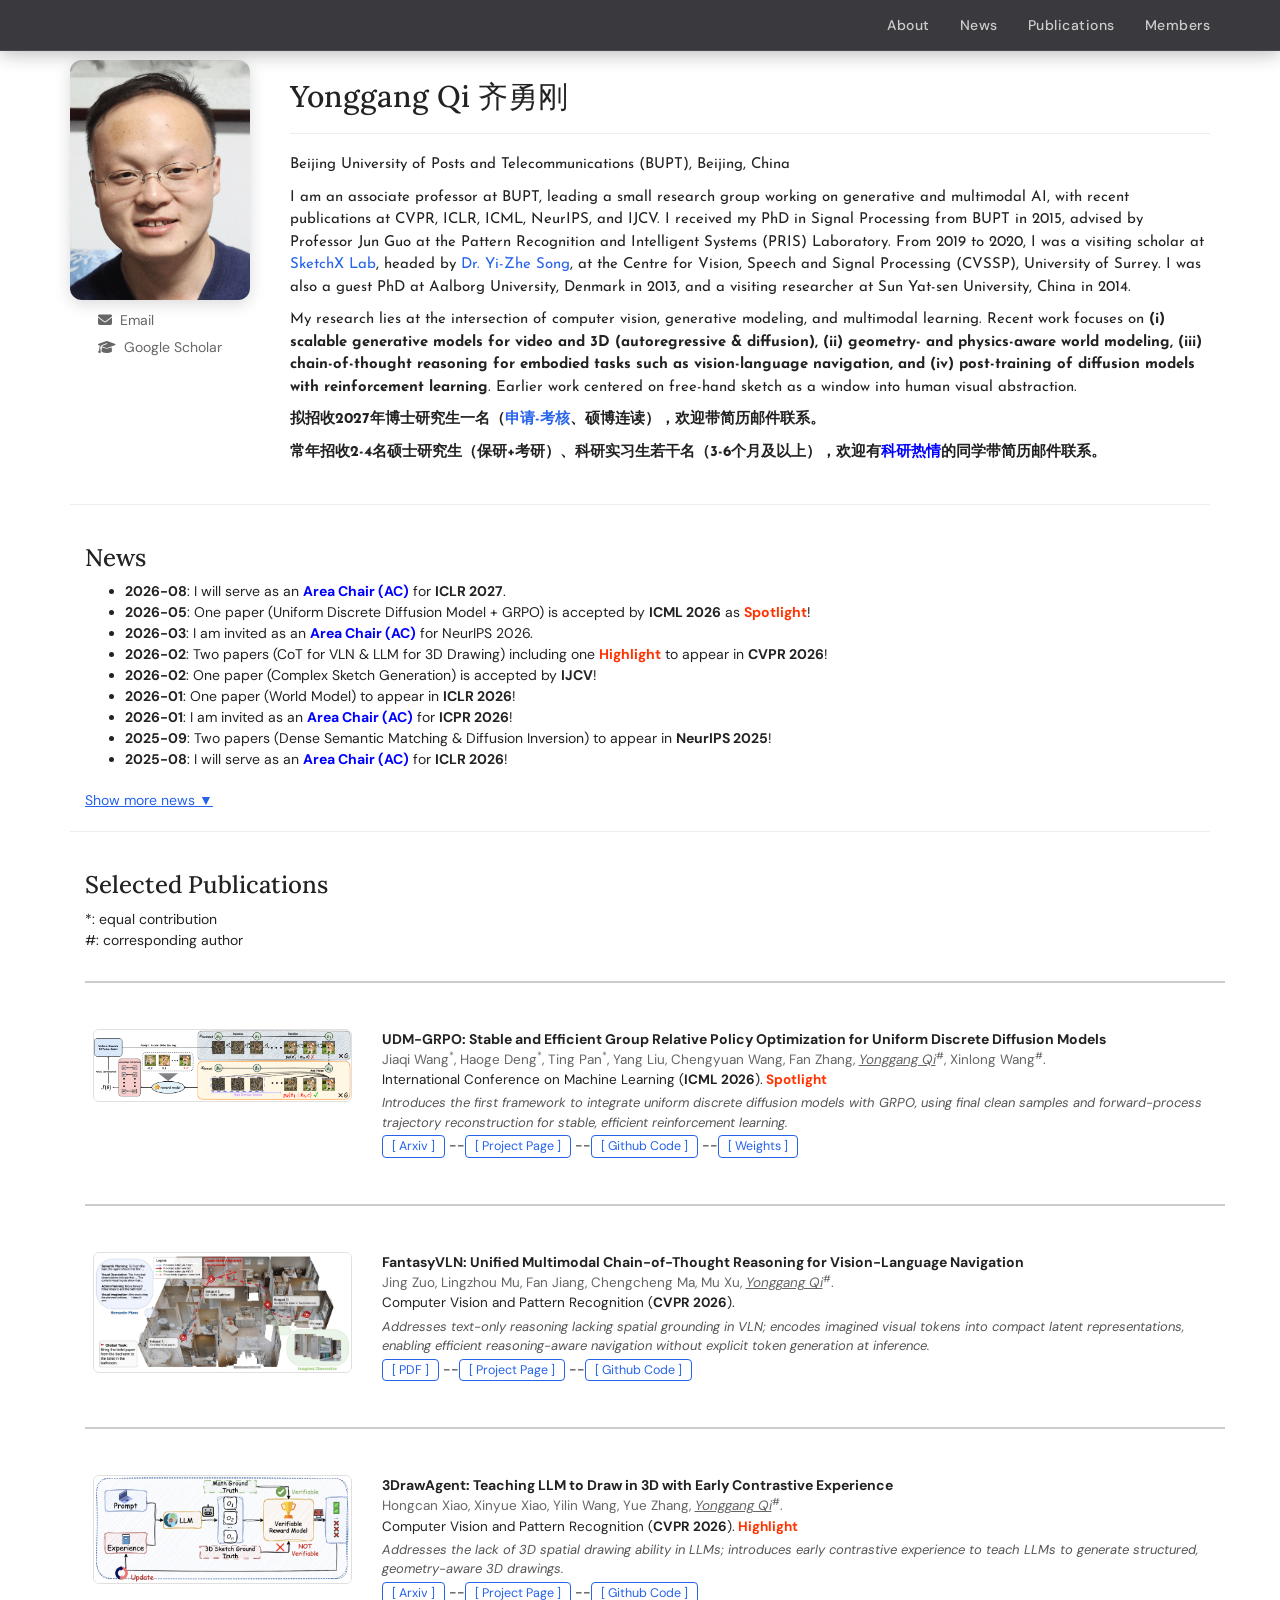
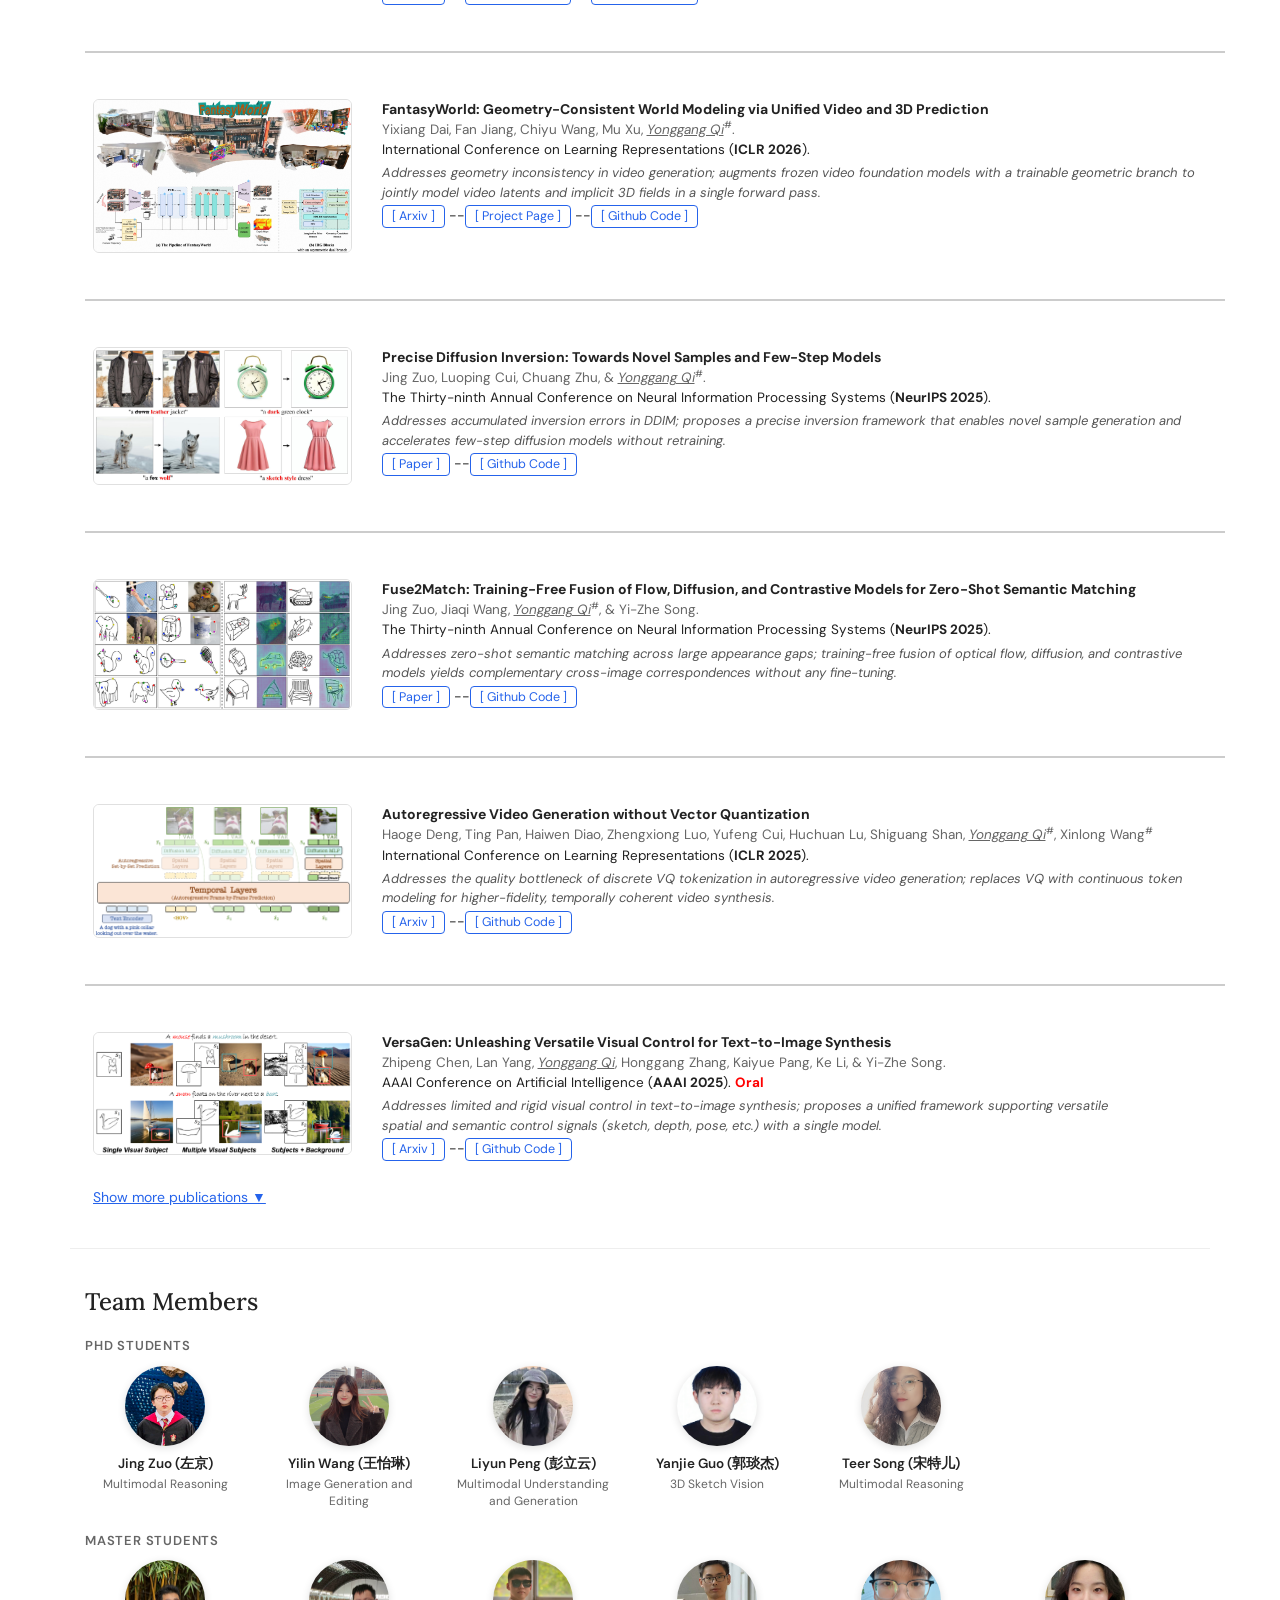
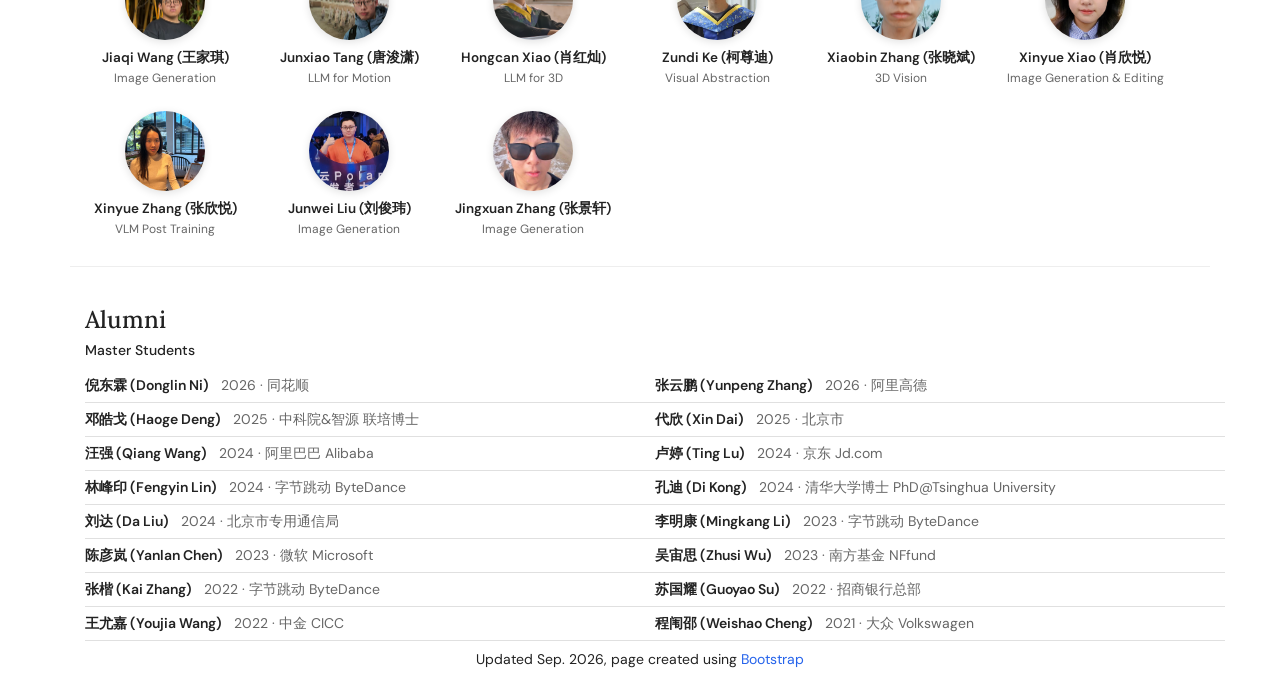
<file: index.html>
<!DOCTYPE html>
<html lang="en">
  <head>
    <meta charset="utf-8">
    <meta http-equiv="X-UA-Compatible" content="IE=edge">
    <meta name="viewport" content="width=device-width, initial-scale=1">
    <!-- The above 3 meta tags *must* come first in the head; any other head content must come *after* these tags -->
    <meta name="description" content="">
    <meta name="author" content="">
    <link rel="icon" href="./bootstrap/favicon.ico">

    <title>Yonggang Qi's homepage</title>
    <link rel="preconnect" href="https://fonts.googleapis.com">
    <link href="https://fonts.googleapis.com/css2?family=Josefin+Sans:ital,wght@0,300;0,400;0,600;1,300;1,400&family=Lora:ital,wght@0,400;0,600;0,700;1,400&family=DM+Sans:wght@400;500;600&display=swap" rel="stylesheet">
    <link href="https://cdnjs.cloudflare.com/ajax/libs/font-awesome/6.5.0/css/all.min.css" rel="stylesheet">

    <!-- Bootstrap core CSS -->
    <link href="./bootstrap/dist/css/bootstrap.min.css" rel="stylesheet">

    <!-- IE10 viewport hack for Surface/desktop Windows 8 bug -->
    <link href="./bootstrap/assets/css/ie10-viewport-bug-workaround.css" rel="stylesheet">

    <!-- Custom styles for this template -->
    <link href="homepage.css" rel="stylesheet">

    <!-- Just for debugging purposes. Don't actually copy these 2 lines! -->
    <!--[if lt IE 9]><script src="../../assets/js/ie8-responsive-file-warning.js"></script><![endif]-->
    <script src="./bootstrap/assets/js/ie-emulation-modes-warning.js"></script>

    <!-- HTML5 shim and Respond.js for IE8 support of HTML5 elements and media queries -->
    <!--[if lt IE 9]>
      <script src="https://oss.maxcdn.com/html5shiv/3.7.2/html5shiv.min.js"></script>
      <script src="https://oss.maxcdn.com/respond/1.4.2/respond.min.js"></script>
    <![endif]-->
  </head>

  <body>
    <nav class="navbar navbar-inverse navbar-fixed-top" id="main-nav">
      <div class="container">
        <div class="navbar-header">
          <a class="navbar-brand" href="index.html"></a>
        </div>
        <div id="navbar" class="collapse navbar-collapse">
          <ul class="nav navbar-nav navbar-right">
            <li><a href="#about">About</a></li>
            <li><a href="#news">News</a></li>
            <li><a href="#pub">Publications</a></li>
            <li><a href="#members">Members</a></li>
          </ul>
        </div><!--/.nav-collapse -->
      </div>
    </nav>

    <div id="about" class="container">
      <div class="profile">
        <div class="profile-left">
          <img src="me2.jpg" class="profile-photo" alt="Responsive image">
          <div class="profile-links">
            <a href="mailto:qiyg@bupt.edu.cn"><i class="fas fa-envelope"></i> Email</a>
            <a href="https://scholar.google.com/citations?user=pQNpf7cAAAAJ&hl=en"><i class="fas fa-graduation-cap"></i> Google Scholar</a>
          </div>
        </div>

        <div class="profile-info">
          <h2>Yonggang Qi 齐勇刚</h2>
          <hr>
          <p>Beijing University of Posts and Telecommunications (BUPT), Beijing, China</p>

          <p>I am an associate professor at BUPT, leading a small research group working on generative and multimodal AI, with recent publications at CVPR, ICLR, ICML, NeurIPS, and IJCV. I received my PhD in Signal Processing from BUPT in 2015, advised by Professor Jun Guo at the Pattern Recognition and Intelligent Systems (PRIS) Laboratory. From 2019 to 2020, I was a visiting scholar at <a href="http://sketchx.ai/">SketchX Lab</a>, headed by <a href="https://scholar.google.co.uk/citations?user=irZFP_AAAAAJ&hl=en">Dr. Yi-Zhe Song</a>, at the Centre for Vision, Speech and Signal Processing (CVSSP), University of Surrey. I was also a guest PhD at Aalborg University, Denmark in 2013, and a visiting researcher at Sun Yat-sen University, China in 2014.</p>
          <p>My research lies at the intersection of computer vision, generative modeling, and multimodal learning. Recent work focuses on <strong>(i) scalable generative models for video and 3D (autoregressive &amp; diffusion), (ii) geometry- and physics-aware world modeling, (iii) chain-of-thought reasoning for embodied tasks such as vision-language navigation, and (iv) post-training of diffusion models with reinforcement learning</strong>. Earlier work centered on free-hand sketch as a window into human visual abstraction.</p>
          <p><strong>拟招收2027年博士研究生一名（<a href="https://ai.bupt.edu.cn/info/1050/4311.htm">申请-考核</a>、硕博连读），欢迎带简历邮件联系。</strong></p>
          <p><strong>常年招收2-4名硕士研究生（保研+考研）、科研实习生若干名（3-6个月及以上），欢迎有</strong><strong style="color: blue">科研热情</strong><strong>的同学带简历邮件联系。</strong></p>
        </div>
      </div>

      <hr>
      <div id="news" class="container">
        <h3>News</h3>
        <ul style="text-align:left;">
          <li><strong>2026-08</strong>: I will serve as an <strong style="color: blue;">Area Chair (AC)</strong> for <strong>ICLR 2027</strong>. </li>
          <li><strong>2026-05</strong>: One paper (Uniform Discrete Diffusion Model + GRPO) is accepted by <strong>ICML 2026</strong> as <strong style="color: rgb(255, 51, 0);">Spotlight</strong>!</li>
          <li><strong>2026-03</strong>: I am invited as an <strong style="color: blue;">Area Chair (AC)</strong> for NeurIPS 2026. </li>
          <li><strong>2026-02</strong>: Two papers (CoT for VLN & LLM for 3D Drawing) including one <strong style="color: rgb(255, 51, 0);">Highlight</strong> to appear in <strong>CVPR 2026</strong>!</li>
          <li><strong>2026-02</strong>: One paper (Complex Sketch Generation) is accepted by <strong>IJCV</strong>!</li>
          <li><strong>2026-01</strong>: One paper (World Model) to appear in <strong>ICLR 2026</strong>!</li>
          <li><strong>2026-01</strong>: I am invited as an <strong style="color: blue;">Area Chair (AC)</strong> for <strong>ICPR 2026</strong>! </li>
          <li><strong>2025-09</strong>: Two papers (Dense Semantic Matching & Diffusion Inversion) to appear in <strong>NeurIPS 2025</strong>! </li>
          <li><strong>2025-08</strong>: I will serve as an <strong style="color: blue;">Area Chair (AC)</strong> for <strong>ICLR 2026</strong>!</li>
          <li class="news-item-hidden"><strong>2025-07</strong>: One paper (Talking video generation) to appear in <strong>ACM MM 2025</strong>. Check it <a href="https://github.com/Fantasy-AMAP/fantasy-talking">here</a> of our GitHub repo.</li>
          <li class="news-item-hidden"><strong>2025-01</strong>: One paper (Video generation) to appear in <strong>ICLR 2025</strong>.</li>
          <li class="news-item-hidden"><strong>2024-12</strong>: Two papers (Edge detection & Text-to-image generation) to appear in <strong>AAAI 2025</strong> including one <strong style="color:red;">Oral</strong>!</li>
          <li class="news-item-hidden"><strong>2024-01</strong>: One paper (Sketch generation) to appear in <strong>ICLR 2024</strong>.</li>
          <li class="news-item-hidden"><strong>2023-03</strong>: One paper about <em>explainable</em> ZS-SBIR to appear in <strong>CVPR 2023</strong> as a <strong style="color:red;">highlight</strong>!</li>
          <li class="news-item-hidden"><strong>2023-01</strong>: Our work on <em>vectorized sketch generation with diffusion model</em> to appear in <strong>ICLR 2023</strong> (<strong style="color:red;">Spotlight</strong>). </li>
          <li class="news-item-hidden"><strong>2022-10</strong>: Our work on <em>sketch to image generation using diffusion model</em> is accepted by BMVC 2022.</li>
          <li class="news-item-hidden"><strong>2022-09</strong>: One work about <em>sketch to point cloud generation</em> is accepted by ACCV 2022 (<strong>Oral</strong>)!</li>
          <li class="news-item-hidden"><strong>2022-04</strong>: Our work <ins><i>Generative Sketch Healing</i></ins> is accepted by <strong>IJCV</strong>!</li>
          <li class="news-item-hidden"><strong>2022-04</strong>: I am co-organizing the 2nd workshop on <a href="https://she-workshop.github.io">Sketching for Human Expressivity (SHE)</a> at <a href="https://eccv2022.ecva.net/"><strong>ECCV'22</strong></a>!</li>
          <li class="news-item-hidden"><strong>2021-12</strong>: Promoted to an associate professor.</li>
          <li class="news-item-hidden"><strong>2021-10</strong>: One paper on sketch-based 3D shape retrieval (SBSR) with a new fine-grained SBSR dataset got accepted by <a href="https://ieeexplore.ieee.org/xpl/RecentIssue.jsp?punumber=83"><strong>TIP</strong></a>! </li>
          <li class="news-item-hidden"><strong>2021-07</strong>: One paper on latticed sketch representation for sketch manipulation got accepted by <a href="http://iccv2021.thecvf.com"><strong>ICCV 2021</strong></a>! Code and pre-trained models are publicly available now. </li>
          <li class="news-item-hidden"><strong>2021-04</strong>: I am co-organizing 1st workshop on <a href="https://she-iccv21.github.io">Sketching for Human Expressivity (SHE)</a> at <a href="http://iccv2021.thecvf.com"><strong>ICCV'21</strong></a>!</li>
          <li class="news-item-hidden"><strong>2021-03</strong>: One paper on perceptual reasoning got accepted by <a href="http://cvpr2021.thecvf.com"><strong>CVPR 2021</strong></a>! </li>
          <li class="news-item-hidden"><strong>2020-11</strong>: One journal paper got accepted by IEEE TCSVT.</li>
          <li class="news-item-hidden"><strong>2020-08</strong>: One paper is accepted at BMVC 2020 as <strong>oral</strong> presentation.</li>
          <li class="news-item-hidden"><strong>2020-03</strong>: Two papers got accepted by IEEE ICME 2020.</li>
          <li class="news-item-hidden"><strong>2019-12</strong>: One journal paper got accepted by IEEE TCSVT.</li>
          <li class="news-item-hidden"><strong>2019-11</strong>: Moved to UK and started my visiting at CVSSP in University of Surrey!</li>
          <li class="news-item-hidden"><strong>2019-08</strong>: One paper got accepted by IEEE VCIP 2019.</li>
          <li class="news-item-hidden"><strong>2019-05</strong>: Got sponsorship from Chinese Scholarship Council (CSC) for visiting SketchX Lab at CVSSP in University of Surrey for one year!</li>
        </ul>
        <button id="news-toggle-btn" onclick="toggleNews()">Show more news ▼</button>
      </div>
      <hr>

      
      <div id="pub" class="container">
          <h3>Selected Publications</h3>
          <div>*: equal contribution</div> <div>#: corresponding author</div>
          <hr style="border: 1px solid #ccc; margin: 30px 0;">

          <div class="row">
            <div class="col-xs-3">
              <img src="./pic/udm-grpo.png" class="img-responsive" alt="Responsive image">
            </div>
            <div class="col-xs-9">
              <div><strong>UDM-GRPO: Stable and Efficient Group Relative Policy Optimization for Uniform Discrete Diffusion Models</strong></div>
              <div>Jiaqi Wang<sup>*</sup>, Haoge Deng<sup>*</sup>, Ting Pan<sup>*</sup>, Yang Liu, Chengyuan Wang, Fan Zhang, <ins><em>Yonggang Qi</em></ins><sup>#</sup>, Xinlong Wang<sup>#</sup>.</div>
              <div>International Conference on Machine Learning (<strong>ICML 2026</strong>).<strong style="color: rgb(255, 51, 0);"> Spotlight</strong></div>
              <div class="pub-highlight">Introduces the first framework to integrate uniform discrete diffusion models with GRPO, using final clean samples and forward-process trajectory reconstruction for stable, efficient reinforcement learning.</div>
              <div><a href="https://arxiv.org/abs/2604.18518">[ Arxiv ]</a>--<a href="https://yovecent.github.io/UDM-GRPO.github.io/">[ Project Page ]</a>--<a href="https://github.com/Yovecent/UDM-GRPO">[ Github Code ]</a>--<a href="https://huggingface.co/collections/Yovecents/ursa-17b-ibq512-udm-grpo">[ Weights ]</a></div>
            </div>
          </div>

          <hr style="border: 1px solid #ccc; margin: 30px 0;">

          <div class="row">
            <div class="col-xs-3">
              <img src="./pic/cvpr26-vln.png" class="img-responsive" alt="Responsive image">
            </div>
            <div class="col-xs-9">
              <div><strong>FantasyVLN: Unified Multimodal Chain-of-Thought Reasoning for Vision-Language Navigation</strong></div>
              <div>Jing Zuo, Lingzhou Mu, Fan Jiang, Chengcheng Ma, Mu Xu, <ins><em>Yonggang Qi</em></ins><sup>#</sup>.</div>
              <div>Computer Vision and Pattern Recognition (<strong>CVPR 2026</strong>).</div>
              <div class="pub-highlight">Addresses text-only reasoning lacking spatial grounding in VLN; encodes imagined visual tokens into compact latent representations, enabling efficient reasoning-aware navigation without explicit token generation at inference.</div>
              <div><a href="https://openaccess.thecvf.com/content/CVPR2026/papers/Zuo_FantasyVLN_Unified_Multimodal_Chain-of-Thought_Reasoning_for_Vision-and-Language_Navigation_CVPR_2026_paper.pdf">[ PDF ]</a>--<a href="https://fantasy-amap.github.io/fantasy-vln/">[ Project Page ]</a>--<a href="https://github.com/Fantasy-AMAP/fantasy-vln">[ Github Code ]</a></div>
            </div>
          </div>

          <hr style="border: 1px solid #ccc; margin: 30px 0;">

          <div class="row">
            <div class="col-xs-3">
              <img src="./pic/cvpr26-3draw.png" class="img-responsive" alt="Responsive image">
            </div>
            <div class="col-xs-9">
              <div><strong>3DrawAgent: Teaching LLM to Draw in 3D with Early Contrastive Experience</strong></div>
              <div>Hongcan Xiao, Xinyue Xiao, Yilin Wang, Yue Zhang, <ins><em>Yonggang Qi</em></ins><sup>#</sup>.</div>
              <div>Computer Vision and Pattern Recognition (<strong>CVPR 2026</strong>).<strong style="color: rgb(255, 51, 0);"> Highlight</strong></div>
              <div class="pub-highlight">Addresses the lack of 3D spatial drawing ability in LLMs; introduces early contrastive experience to teach LLMs to generate structured, geometry-aware 3D drawings.</div>
              <div><a href="https://arxiv.org/abs/2604.08042">[ Arxiv ]</a>--<a href="">[ Project Page ]</a>--<a href="">[ Github Code ]</a></div>
            </div>
          </div>

          <hr style="border: 1px solid #ccc; margin: 30px 0;">

          <div class="row">
            <div class="col-xs-3">
              <img src="./pic/iclr26.png" class="img-responsive" alt="Responsive image">
            </div>
            <div class="col-xs-9">
              <div><strong>FantasyWorld: Geometry-Consistent World Modeling via Unified Video and 3D Prediction</strong></div>
              <div>Yixiang Dai, Fan Jiang, Chiyu Wang, Mu Xu, <ins><em>Yonggang Qi</em></ins><sup>#</sup>.</div>
              <div>International Conference on Learning Representations (<strong>ICLR 2026</strong>).</div>
              <div class="pub-highlight">Addresses geometry inconsistency in video generation; augments frozen video foundation models with a trainable geometric branch to jointly model video latents and implicit 3D fields in a single forward pass.</div>
              <div><a href="https://arxiv.org/abs/2509.21657">[ Arxiv ]</a>--<a href="https://fantasy-amap.github.io/fantasy-world/">[ Project Page ]</a>--<a href="https://github.com/Fantasy-AMAP/fantasy-world">[ Github Code ]</a></div>
            </div>
          </div>

          <hr style="border: 1px solid #ccc; margin: 30px 0;">

          <div class="row">
            <div class="col-xs-3">
              <img src="./pic/preciseinv.png" class="img-responsive" alt="Responsive image">
            </div>
            <div class="col-xs-9">
              <div><strong>Precise Diffusion Inversion: Towards Novel Samples and Few-Step Models</strong></div>
              <div>Jing Zuo, Luoping Cui, Chuang Zhu, & <ins><em>Yonggang Qi</em></ins><sup>#</sup>.</div>
              <div>The Thirty-ninth Annual Conference on Neural Information Processing Systems (<strong>NeurIPS 2025</strong>).</div>
              <div class="pub-highlight">Addresses accumulated inversion errors in DDIM; proposes a precise inversion framework that enables novel sample generation and accelerates few-step diffusion models without retraining.</div>
              <div><a href="https://openreview.net/pdf?id=2sMk2ShRdP">[ Paper ]</a>--<a href="https://github.com/panda7777777/PreciseInv">[ Github Code ]</a></div>
            </div>
          </div>

          <hr style="border: 1px solid #ccc; margin: 30px 0;">

          <div class="row">
            <div class="col-xs-3">
              <img src="./pic/fuse2match.png" class="img-responsive" alt="Responsive image">
            </div>
            <div class="col-xs-9">
              <div><strong>Fuse2Match: Training-Free Fusion of Flow, Diffusion, and Contrastive Models for Zero-Shot Semantic Matching</strong></div>
              <div>Jing Zuo, Jiaqi Wang, <ins><em>Yonggang Qi</em></ins><sup>#</sup>, & Yi-Zhe Song.</div>
              <div>The Thirty-ninth Annual Conference on Neural Information Processing Systems (<strong>NeurIPS 2025</strong>).</div>
              <div class="pub-highlight">Addresses zero-shot semantic matching across large appearance gaps; training-free fusion of optical flow, diffusion, and contrastive models yields complementary cross-image correspondences without any fine-tuning.</div>
              <div><a href="https://openreview.net/pdf?id=9YXk1RnC9o">[ Paper ]</a>--<a href="https://github.com/panda7777777/fuse2match">[ Github Code ]</a></div>
            </div>
          </div>

          <hr style="border: 1px solid #ccc; margin: 30px 0;">

          <div class="row">
            <div class="col-xs-3">
              <img src="./pic/iclr25.png" class="img-responsive" alt="Responsive image">
            </div>
            <div class="col-xs-9">
              <div><strong>Autoregressive Video Generation without Vector Quantization</strong></div>
              <div>Haoge Deng, Ting Pan, Haiwen Diao, Zhengxiong Luo, Yufeng Cui, Huchuan Lu, Shiguang Shan, <ins><em>Yonggang Qi</em></ins><sup>#</sup>, Xinlong Wang<sup>#</sup></div>
              <div>International Conference on Learning Representations (<strong>ICLR 2025</strong>).</div>
              <div class="pub-highlight">Addresses the quality bottleneck of discrete VQ tokenization in autoregressive video generation; replaces VQ with continuous token modeling for higher-fidelity, temporally coherent video synthesis.</div>
              <div><a href="https://arxiv.org/pdf/2412.14169">[ Arxiv ]</a>--<a href="https://github.com/baaivision/NOVA">[ Github Code ]</a></div>
            </div>
          </div>

          <hr style="border: 1px solid #ccc; margin: 30px 0;">

          <div class="row">
            <div class="col-xs-3">
              <img src="./pic/aaai25-VG.png" class="img-responsive" alt="Responsive image">
            </div>
            <div class="col-xs-8">
              <div><strong>VersaGen: Unleashing Versatile Visual Control for Text-to-Image Synthesis</strong></div>
              <div>Zhipeng Chen, Lan Yang, <ins><em>Yonggang Qi</em></ins>, Honggang Zhang, Kaiyue Pang, Ke Li, & Yi-Zhe Song.</div>
              <div>AAAI Conference on Artificial Intelligence (<strong>AAAI 2025</strong>). <strong style="color: red">Oral</strong></div>
              <div class="pub-highlight">Addresses limited and rigid visual control in text-to-image synthesis; proposes a unified framework supporting versatile spatial and semantic control signals (sketch, depth, pose, etc.) with a single model.</div>
              <div><a href="https://arxiv.org/pdf/2412.11594">[ Arxiv ]</a>--<a href="https://github.com/FelixChan9527/VersaGen_official">[ Github Code ]</a></div>
            </div>
          </div>

          

          <div id="pub-extra">
            <hr style="border: 1px solid #ccc; margin: 30px 0;">

          <div class="row">
            <div class="col-xs-3">
              <img src="./pic/aaai25-SAUGE.png" class="img-responsive" alt="Responsive image">
            </div>
            <div class="col-xs-8">
              <div><strong>SAUGE: Taming SAM for Uncertainty-Aligned Multi-Granularity Edge Detection</strong></div>
              <div>Xing Liufu, Chaolei Tan, Xiaotong Lin, <ins><em>Yonggang Qi</em></ins>, Jinxuan Li & Jian-Fang Hu</div>
              <div>AAAI Conference on Artificial Intelligence (<strong>AAAI 2025</strong>). </div>
              <div class="pub-highlight">Addresses the lack of uncertainty awareness in edge detection; tames SAM's multi-granularity segmentation priors to produce uncertainty-aligned, scale-consistent edge maps.</div>
              <div><a href="https://arxiv.org/abs/2412.12892">[ Arxiv ]</a>--<a href="https://github.com/Star-xing1/SAUGE">[ Github Code ]</a></div>
            </div>
          </div>

          <hr style="border: 1px solid #ccc; margin: 30px 0;">

          <div class="row">
            <div class="col-xs-3">
              <img src="./pic/iclr24.png" class="img-responsive" alt="Responsive image">
            </div>
            <div class="col-xs-8">
              <div><strong>Scale-Adaptive Diffusion Model for Complex Sketch Synthesis</strong></div>
              <div>Jijin Hu, Ke Li, <ins><em>Yonggang Qi</em></ins> & Yi-Zhe Song.</div>
              <div>International Conference on Learning Representations (<strong>ICLR 2024</strong>).</div>
              <div class="pub-highlight">Addresses difficulty in synthesizing sketches with complex multi-scale structures; introduces a scale-adaptive diffusion model that dynamically adjusts generation resolution to capture fine-grained spatial details.</div>
              <div><a href="https://openreview.net/pdf?id=5xadJmgwix">[ Arxiv ]</a>--<a href="">[ Github Code ]</a></div>
            </div>
          </div>

          <hr style="border: 1px solid #ccc; margin: 30px 0;">

          <div class="row">
            <div class="col-xs-3">
              <img src="./pic/cvpr23.png" class="img-responsive" alt="Responsive image">
            </div>
            <div class="col-xs-8">
              <div><strong>Zero-Shot Everything Sketch-Based Image Retrieval, and in Explainable Style</strong></div>
              <div>Fengyin Lin*, Mingkang Li*, Da Li, Timothy Hospedales, Yi-Zhe Song, <ins><em>Yonggang Qi</em></ins></div>
              <div>Computer Vision and Pattern Recognition (<strong>CVPR 2023</strong>). <strong style="color: red">Highlight</strong></div>
              <div class="pub-highlight">Addresses the black-box nature of cross-modal sketch-based retrieval; proposes a zero-shot SBIR framework that simultaneously retrieves images and generates visual explanations of the matching rationale.</div>
              <div><a href="https://arxiv.org/pdf/2303.14348.pdf">[ Arxiv ]</a>--<a href="https://github.com/buptLinfy/ZSE-SBIR">[ Github Code ]</a></div>
            </div>
          </div>

          <hr style="border: 1px solid #ccc; margin: 30px 0;">

          <div class="row">
            <div class="col-xs-3">
              <img src="./pic/iclr23.png" class="img-responsive" alt="Responsive image">
            </div>
            <div class="col-xs-8">
              <div><strong>SketchKnitter: Vectorized Sketch Generation with Diffusion Models</strong></div>
              <div>Qiang Wang, Haoge Deng, <ins><em>Yonggang Qi</em></ins><sup>#</sup>, Da Li, Yi-Zhe Song</div>
              <div>International Conference on Learning Representations (<strong>ICLR 2023</strong>). <strong style="color: red">Spotlight</strong></div>
              <div class="pub-highlight">Addresses the lack of temporal coherence in vectorized sketch generation; first to apply diffusion models to sequential vector stroke generation, producing human-like sketches with natural drawing order.</div>
              <div><a href="https://openreview.net/pdf?id=4eJ43EN2g6l">[ Paper ]</a>--<a href="https://github.com/XDUWQ/SketchKnitter">[ Github Code ]</a></div>
            </div>
          </div>

          <hr style="border: 1px solid #ccc; margin: 30px 0;">
          <div class="row">
            <div class="col-xs-3">
              <img src="./pic/accv22.png" class="img-responsive" alt="Responsive image">
            </div>
            <div class="col-xs-8">
              <div><strong>A Diffusion-ReFinement Model for Sketch-to-Point Modeling</strong></div>
              <div>Di Kong, Qiang Wang, <ins><em>Yonggang Qi</em></ins><sup>#</sup>.</div>
              <div>The 16th Asian Conference on Computer Vision (ACCV 2022). <b>Oral</b></div>
              <div class="pub-highlight">Addresses the domain gap between abstract sketches and 3D point clouds; introduces a diffusion-based refinement model that progressively denoises coarse sketch-driven point predictions into detailed 3D shapes.</div>
              <div><a href="https://openaccess.thecvf.com/content/ACCV2022/papers/Kong_A_Diffusion-ReFinement_Model_for_Sketch-to-Point_Modeling_ACCV_2022_paper.pdf">[ Paper ]</a>--<a href="https://openaccess.thecvf.com/content/ACCV2022/supplemental/Kong_A_Diffusion-ReFinement_Model_ACCV_2022_supplemental.pdf">[ Suppl. ]</a>--<a href="https://github.com/Walterkd/diffusion-refine-sketch2point">[ Github Code ]</a></div>
            </div>
          </div>


          <hr style="border: 1px solid #ccc; margin: 30px 0;">
          <div class="row">
            <div class="col-xs-3">
              <img src="./pic/bmvc22.png" class="img-responsive" alt="Responsive image">
            </div>
            <div class="col-xs-8">
              <div><strong>DiffSketching: Sketch Control Image Synthesis with Diffusion Models</strong></div>
              <div>Qiang Wang, Di Kong, <ins><em>Yonggang Qi</em></ins><sup>#</sup>.</div>
              <div>The 33rd British Machine Vision Conference (BMVC 2022).</div>
              <div class="pub-highlight">Addresses the difficulty of using sparse sketch inputs to guide realistic image generation; leverages diffusion models' strong generative priors to synthesize photorealistic images conditioned on free-hand sketches.</div>
              <div><a href="https://bmvc2022.mpi-inf.mpg.de/0067.pdf">[ Paper ]</a>--<a href="./papers/BMVC2022_DiffSketching_suppl.pdf">[ Suppl. ]</a>--<a href="https://github.com/XDUWQ/DiffSketching">[ Github Code ]</a></div>
            </div>
          </div>

          <hr style="border: 1px solid #ccc; margin: 30px 0;">
          <div class="row">
            <div class="col-xs-3">
              <img src="./pic/ijcv22.png" class="img-responsive" alt="Responsive image">
            </div>
            <div class="col-xs-8">
              <div><strong>Generative Sketch Healing</strong></div>
              <div><strong>Yonggang Qi</strong>, Guoyao Su, Qiang Wang, Jie Yang, Kaiyue Pang and Yi-Zhe Song.</div>
              <div>International Journal of Computer Vision (<strong>IJCV</strong>), Springer.</div>
              <div class="pub-highlight">Addresses the problem of incomplete or corrupted sketches; proposes a generative model that infers and restores missing strokes while preserving the original drawing style and semantic structure.</div>
              <div><a href="https://rdcu.be/cPboF">[ Paper ]</a>--[ Project Page ]</div>
            </div>
          </div>

          <hr style="border: 1px solid #ccc; margin: 30px 0;">
          <div class="row">
            <div class="col-xs-3">
              <img src="./pic/iccv21.png" class="img-responsive" alt="Responsive image">
            </div>
            <div class="col-xs-8">
              <div><strong>SketchLattice: Latticed Representation for Sketch Manipulation</strong></div>
              <div><strong>Yonggang Qi</strong>*, Guoyao Su*, Pinaki Nath Chowdhury, Mingkang Li and Yi-Zhe Song.</div>
              <div>IEEE International Conference on Computer Vision (<strong>ICCV</strong>), 2021.</div>
              <div class="pub-highlight">Addresses the rigidity of existing sketch representations; introduces a latticed graph structure over strokes that enables flexible, controllable sketch editing and semantic manipulation.</div>
              <div><a href="http://arxiv.org/abs/2108.11636">[ arXiv Paper ]</a>--<a href="https://qugank.github.io/sketch-lattice.github.io/">[ Project Page ]</a></a>--<a href="https://github.com/qugank/sketch-lattice">[ Github Code ]</a></div>
            </div>
          </div>

          <hr style="border: 1px solid #ccc; margin: 30px 0;">

          <div class="row">
            <div class="col-xs-3">
              <img src="./pic/pqa-cvpr21.png" class="img-responsive" alt="Responsive image">
            </div>
            <div class="col-xs-8">
              <div><strong>PQA: Perceptual Question Answering</strong></div>
              <div><strong>Yonggang Qi</strong>*, Kai Zhang*, Aneeshan Sain and Yi-Zhe Song.</div>
              <div>IEEE Conference on Computer Vision and Pattern Recognition (<strong>CVPR</strong>), 2021.</div>
              <div class="pub-highlight">Addresses the absence of perceptual grouping reasoning in VQA; introduces a new task and dataset requiring models to answer questions based on Gestalt perceptual principles applied to visual scenes.</div>
              <div><a href="https://arxiv.org/abs/2104.03589">[ arXiv Paper ]</a>--<a href="https://qugank.github.io/pqa.github.io/">[ Project Page ]</a></a>--<a href="https://github.com/qugank/pqa.github.io">[ Github Code ]</a></div>
            </div>
          </div>

          <hr style="border: 1px solid #ccc; margin: 30px 0;">

          <div class="row">
            <div class="col-xs-3">
              <img src="./pic/tip21.png" class="img-responsive" alt="Responsive image">
            </div>
            <div class="col-xs-8">
              <div><strong>Towards Fine-Grained Sketch-Based 3D Shape Retrieval</strong></div>
              <div>Anran Qi, Yulia Gryaditskaya, Jifei Song, Yongxin Yang, <strong>Yonggang Qi</strong>, Timothy M. Hospedales, Tao Xiang, Yi-Zhe Song.</div>
              <div>IEEE Transactions on Image Processing (<strong>TIP</strong>), 2021.</div>
              <div class="pub-highlight">Addresses coarse-grained retrieval in sketch-based 3D shape search; proposes a fine-grained cross-modal embedding with a new benchmark to retrieve instance-specific 3D shapes from hand-drawn sketches.</div>
              <div><a href="https://ieeexplore.ieee.org/document/9573376">[Paper]</a>--<a href="">[ Project Page ]</a></a>--<a href="">[Code ]</a></div>
            </div>
          </div>

          <hr style="border: 1px solid #ccc; margin: 30px 0;">
          <div class="row">
            <div class="col-xs-3">
              <img src="./pic/tcsvt20b.png" class="img-responsive" alt="Responsive image">
            </div>
            <div class="col-xs-8">
              <div><strong>Towards Practical Sketch-based 3D Shape Generation: The Role of Professional Sketches</strong></div>
              <div> Yue Zhong, <strong>Yonggang Qi</strong>, Yulia Gryaditskaya, Honggang Zhang, and Yi-Zhe Song.</div>
              <div>IEEE Transactions on Circuits and Systems for Video Technology (<strong>TCSVT</strong>)</div>
              <div><a href="https://ieeexplore.ieee.org/document/9272370">[ Paper ]</a></div>
            </div>
          </div>
          <hr style="border: 1px solid #ccc; margin: 30px 0;">
          <div class="row">
            <div class="col-xs-3">
              <img src="./pic/sh.png" class="img-responsive" alt="Responsive image">
            </div>
            <div class="col-xs-8">
              <div><strong>SketchHealer: A Graph-to-Sequence Network for Recreating Partial Human Sketches</strong></div>
              <div>Guoyao Su, <strong>Yonggang Qi</strong>, Kaiyue Pang, Jie Yang and Yi-Zhe Song.</div>
              <div>The 31st British Machine Vision Virtual Conference (BMVC2020)</div>
              <div><strong>Oral Presentation, 5% acceptance rate</strong></div>
              <div><a href="./papers/SketchHealer.pdf">[ Paper ]</a>--<a href="https://github.com/sgybupt/SketchHealer">[ Github Code ]</a></div>
            </div>
          </div>
          <hr style="border: 1px solid #ccc; margin: 30px 0;">
          <div class="row">
            <div class="col-xs-3">
              <img src="./pic/s3.png" class="img-responsive" alt="Responsive image">
            </div>
            <div class="col-xs-8">
              <div><strong>S3NET: Graph Representational Network For Sketch Recognition</strong></div>
              <div>Lan Yang, Aneeshan Sain, Linpeng Li, <strong>Yonggang Qi</strong>, Honggang Zhang and Yi-Zhe Song.</div>
              <div>2020 IEEE International Conference on Multimedia and Expo (ICME2020)</div>
              <div><a href="./papers/S3Net.pdf">[ Paper ]</a>--<a href="https://github.com/yanglan0225/s3net">[ Github Code ]</a></div>
            </div>
          </div>
          <hr style="border: 1px solid #ccc; margin: 30px 0;">
          <div class="row">
            <div class="col-xs-3">
              <img src="./pic/tsd.png" class="img-responsive" alt="Responsive image">
            </div>
            <div class="col-xs-8">
              <div><strong>Improved Traffic Sign Detection In Videos Through Reasoning Effective RoI Proposals</strong></div>
              <div>Yanting Zhang, <strong>Yonggang Qi</strong>, Jie Yang and Jenq-Neng Hwang.</div>
              <div>2020 IEEE International Conference on Multimedia and Expo (ICME2020)</div>
              <div><a href="./papers/tsd-icme20.pdf">[ Paper ]</a></div>
            </div>
          </div>
          <hr style="border: 1px solid #ccc; margin: 30px 0;">
          <div class="row">
            <div class="col-xs-3">
              <img src="./pic/tcsvt20a.png" class="img-responsive" alt="Responsive image">
            </div>
            <div class="col-xs-8">
              <div><strong>Sketch Fewer to Recognize More by Learning A Co-regularized Sparse Representation</strong></div>
              <div><strong>Yonggang Qi</strong> and Yi-Zhe Song.</div>
              <div>IEEE Transactions on Circuits and Systems for Video Technology (<strong>TCSVT</strong>)</div>
              <div><a href="https://ieeexplore.ieee.org/abstract/document/8949551/">[ Paper ]</a></div>
            </div>
          </div>

          <hr style="border: 1px solid #ccc; margin: 30px 0;">
          <div class="row">
            <div class="col-xs-3">
              <img src="./pic/vcip19.png" class="img-responsive" alt="Responsive image">
            </div>
            <div class="col-xs-8">
              <div><strong>Unpaired Image-to-Sketch Translation Network for Sketch Synthesis</strong></div>
              <div>Yue Zhang, Guoyao Su, <strong>Yonggang Qi</strong> and Jie Yang.</div>
              <div>IEEE Visual Communications and Image Processing (VCIP), 2019.</div>
              <div><a href="./papers/VCIP19.pdf">[ Paper ]</a></div>
            </div>
          </div>
          <hr style="border: 1px solid #ccc; margin: 30px 0;">
          <div class="row">
            <div class="col-xs-3">
              <img src="./pic/sketchseg+.png" class="img-responsive" alt="Responsive image">
            </div>
            <div class="col-xs-8">
              <div><strong>SketchSegNet+: An End-to-End Learning of RNN for Multi-Class Sketch Semantic Segmentation</strong></div>
              <div><strong>Yonggang Qi</strong> and Zheng-Hua Tan.</div>
              <div>IEEE ACCESS.</div>
              <div><a href="https://ieeexplore.ieee.org/stamp/stamp.jsp?arnumber=8766108">[ Paper ]</a>--<a href="https://drive.google.com/file/d/1tQbxEoFGLxFUQ9CE8ntevMH1erWyFJgP/view?usp=sharing">[ Dataset download ]</a></div>
            </div>
          </div>
          <hr style="border: 1px solid #ccc; margin: 30px 0;">
          <div class="row">
            <div class="col-xs-3">
              <img src="./pic/vcip17.png" class="img-responsive" alt="Responsive image">
            </div>
            <div class="col-xs-8">
              <div><strong>Image Retrieval by Dense Caption Reasoning</strong></div>
              <div>Xinru Wei, <strong>Yonggang Qi</strong>, Jun Liu and Fang Liu.</div>
              <div>IEEE Visual Communications and Image Processing (VCIP), 2017. Oral</div>
              <div><a href="./papers/VCIP17.pdf">[ Paper ]</a></div>
            </div>
          </div>

          <!-- <h3><strong>2016</strong></h3> -->
          <hr style="border: 1px solid #ccc; margin: 30px 0;">
          <div class="row">
            <div class="col-xs-3">
              <img src="./pic/vase16.png" class="img-responsive" alt="Responsive image">
            </div>
            <div class="col-xs-8">
              <div><strong>Instance-level Coupled Subspace Learning for Fine-grained Sketch-based Image Retrieval</strong></div>
              <div>Peng Xu, Qiyue Yin, <strong>Yonggang Qi</strong>, Yi-Zhe Song, Zhanyu Ma, Liang Wang and Jun Guo.</div>
              <div>European Conference on Computer Vision (ECCV), Workshop on Visual Analysis of Sketches, 2016. <strong>Oral</strong></div>
              <div><a href="./papers/VASE16.pdf">[ Paper ]</a></div>
            </div>
          </div>
          <hr style="border: 1px solid #ccc; margin: 30px 0;">
          <div class="row">
            <div class="col-xs-3">
              <img src="./pic/icip16.png" class="img-responsive" alt="Responsive image">
            </div>
            <div class="col-xs-8">
              <div><strong>Sketch-based Image Retrieval via Siamese Convolutional Neural Network</strong></div>
              <div><strong>Yonggang Qi</strong>, Yi-Zhe Song, Honggang Zhang and Jun Liu.</div>
              <div>IEEE International Conference on  Image Processing (ICIP), 2016.</div>
              <div><a href="./papers/ICIP16.pdf">[ Paper ]</a></div>
            </div>
          </div>
          <hr style="border: 1px solid #ccc; margin: 30px 0;">
          <div class="row">
            <div class="col-xs-3">
              <img src="./pic/cvpr15.png" class="img-responsive" alt="Responsive image">
            </div>
            <div class="col-xs-8">
              <div><strong>Making Better Use of Edges via Perceptual Grouping</strong></div>
              <div><strong>Yonggang Qi</strong>, Yi-Zhe Song, Tao Xiang, Honggang Zhang, Timothy Hospedales, Yi Li and Jun Guo.</div>
              <div>IEEE Conference on Computer Vision and Pattern Recognition (<strong>CVPR</strong>), 2015.</div>
              <div><a href="./papers/CVPR15.pdf">[ Paper ]</a>--<a href="https://github.com/qugank/PG-framework">[ Github Code ]</a></div>
            </div>
          </div>
          <hr style="border: 1px solid #ccc; margin: 30px 0;">
          <div class="row">
            <div class="col-xs-3">
              <img src="./pic/neuro15.png" class="img-responsive" alt="Responsive image">
            </div>
            <div class="col-xs-8">
              <div><strong>Im2Sketch: Sketch generation by unconflicted perceptual grouping</strong></div>
              <div><strong>Yonggang Qi</strong>, Jun Guo, Yi-Zhe Song, Tao Xiang, Honggang Zhang and Zheng-Hua Tan.</div>
              <div>Neurocomputing</div>
              <div><a href="./papers/neurocomputing15.pdf">[ Paper ]</a></div>
            </div>
          </div>

          <!-- <h3><strong>2013~2014</strong></h3> -->

          <hr style="border: 1px solid #ccc; margin: 30px 0;">
          <div class="row">
            <div class="col-xs-3">
              <img src="./pic/icip13.png" class="img-responsive" alt="Responsive image">
            </div>
            <div class="col-xs-8">
              <div><strong>sketching by perceptual grouping</strong></div>
              <div><strong>Yonggang Qi</strong>, Jun  Guo, Yi Li, Honggang Zhang, Tao Xiang and Yi-Zhe Song.</div>
              <div>IEEE International Conference on  Image Processing (ICIP), 2013.</div>
              <div><a href="./papers/ICIP13.pdf">[ Paper ]</a></div>
            </div>
          </div>
          </div><!-- #pub-extra -->
          <button id="pub-toggle-btn" onclick="togglePub()">Show more publications ▼</button>

    </div><!-- /.container -->
    <hr>

    <div id="members" class="container">
      <h3>Team Members</h3>

      <h5>PhD Students</h5>
      <div class="members-grid">
        <div class="member-card">
          <img src="pic/members/zuojing.jpg" class="member-photo" alt="左京">
          <div class="member-name">Jing Zuo (左京)</div>
          <!-- <div class="member-meta">2024 Fall</div> -->
          <div class="member-meta">Multimodal Reasoning</div>
        </div>
        <div class="member-card">
          <img src="pic/members/wangyilin.jpg" class="member-photo" alt="王怡琳">
          <div class="member-name">Yilin Wang (王怡琳)</div>
          <!-- <div class="member-meta">2026 Fall</div> -->
          <div class="member-meta">Image Generation and Editing</div>
        </div>
        <div class="member-card">
          <img src="pic/members/pengliyun.jpg" class="member-photo" alt="彭立云">
          <div class="member-name">Liyun Peng (彭立云)</div>
          <!-- <div class="member-meta">2026 Fall</div> -->
          <div class="member-meta">Multimodal Understanding and Generation</div>
        </div>
        <div class="member-card">
          <img src="pic/members/guoyanjie.jpg" class="member-photo" alt="郭琰杰">
          <div class="member-name">Yanjie Guo (郭琰杰)</div>
          <!-- <div class="member-meta">2026 Fall</div> -->
          <div class="member-meta">3D Sketch Vision</div>
        </div>
        <div class="member-card">
          <img src="pic/members/songteer.jpg" class="member-photo" alt="宋特儿">
          <div class="member-name">Teer Song (宋特儿)</div>
          <!-- <div class="member-meta">2026 Fall</div> -->
          <div class="member-meta">Multimodal Reasoning</div>
        </div>
      </div>

      <h5>Master Students</h5>
      <div class="members-grid">
        <div class="member-card">
          <img src="pic/members/wangjiaqi.jpg" class="member-photo" alt="王家琪">
          <div class="member-name">Jiaqi Wang (王家琪)</div>
          <!-- <div class="member-meta">2024 Fall</div> -->
          <div class="member-meta">Image Generation</div>
        </div>
        <div class="member-card">
          <img src="pic/members/tangjunxiao.jpg" class="member-photo" alt="唐浚潇">
          <div class="member-name">Junxiao Tang (唐浚潇)</div>
          <!-- <div class="member-meta">2024 Fall</div> -->
          <div class="member-meta">LLM for Motion</div>
        </div>
        <div class="member-card">
          <img src="pic/members/xiaohongcan.jpg" class="member-photo" alt="肖红灿">
          <div class="member-name">Hongcan Xiao (肖红灿)</div>
          <!-- <div class="member-meta">2025 Fall</div> -->
          <div class="member-meta">LLM for 3D</div>
        </div>
        <div class="member-card">
          <img src="pic/members/kezundi.jpg" class="member-photo" alt="柯尊迪">
          <div class="member-name">Zundi Ke (柯尊迪)</div>
          <!-- <div class="member-meta">2025 Fall</div> -->
          <div class="member-meta">Visual Abstraction</div>
        </div>
        <div class="member-card">
          <img src="pic/members/zhangxiaobin.jpg" class="member-photo" alt="张晓斌">
          <div class="member-name">Xiaobin Zhang (张晓斌)</div>
          <!-- <div class="member-meta">2025 Fall</div> -->
          <div class="member-meta">3D Vision</div>
        </div>
        <div class="member-card">
          <img src="pic/members/xiaoxinyue.jpg" class="member-photo" alt="肖欣悦">
          <div class="member-name">Xinyue Xiao (肖欣悦)</div>
          <!-- <div class="member-meta">2026 Fall</div> -->
          <div class="member-meta">Image Generation & Editing</div>
        </div>
        <div class="member-card">
          <img src="pic/members/zhangxinyue.jpg" class="member-photo" alt="张欣悦">
          <div class="member-name">Xinyue Zhang (张欣悦)</div>
          <!-- <div class="member-meta">2026 Fall</div> -->
          <div class="member-meta">VLM Post Training</div>
        </div>
        <div class="member-card">
          <img src="pic/members/liujunwei.jpg" class="member-photo" alt="刘俊玮">
          <div class="member-name">Junwei Liu (刘俊玮)</div>
          <!-- <div class="member-meta">2026 Fall</div> -->
          <div class="member-meta">Image Generation</div>
        </div>
        <div class="member-card">
          <img src="pic/members/zhangjingxuan.jpg" class="member-photo" alt="张景轩">
          <div class="member-name">Jingxuan Zhang (张景轩)</div>
          <!-- <div class="member-meta">2026 Fall</div> -->
          <div class="member-meta">Image Generation</div>
        </div>
      </div>
      </div><!-- /#members -->

      <hr>
      <div id="alumni" class="container">
        <h3>Alumni</h3>

        <h5>Master Students</h5>
        <ul class="alumni-list">
          <li>
            <span class="alumni-name">倪东霖 (Donglin Ni)</span>
            <span class="alumni-meta">2026 · 同花顺</span>
          </li>
          <li>
            <span class="alumni-name">张云鹏 (Yunpeng Zhang)</span>
            <span class="alumni-meta">2026 · 阿里高德</span>
          </li>
          <li>
            <span class="alumni-name">邓皓戈 (Haoge Deng)</span>
            <span class="alumni-meta">2025 · 中科院&智源 联培博士</span>
          </li>
          <li>
            <span class="alumni-name">代欣 (Xin Dai)</span>
            <span class="alumni-meta">2025 · 北京市</span>
          </li>
          <li>
            <span class="alumni-name">汪强 (Qiang Wang)</span>
            <span class="alumni-meta">2024 · 阿里巴巴 Alibaba</span>
          </li>
          <li>
            <span class="alumni-name">卢婷 (Ting Lu)</span>
            <span class="alumni-meta">2024 · 京东 Jd.com</span>
          </li>
          <li>
            <span class="alumni-name">林峰印 (Fengyin Lin)</span>
            <span class="alumni-meta">2024 · 字节跳动 ByteDance</span>
          </li>
          <li>
            <span class="alumni-name">孔迪 (Di Kong)</span>
            <span class="alumni-meta">2024 · 清华大学博士 PhD@Tsinghua University</span>
          </li>
          <li>
            <span class="alumni-name">刘达 (Da Liu)</span>
            <span class="alumni-meta">2024 · 北京市专用通信局</span>
          </li>
          <li>
            <span class="alumni-name">李明康 (Mingkang Li)</span>
            <span class="alumni-meta">2023 · 字节跳动 ByteDance</span>
          </li>
          <li>
            <span class="alumni-name">陈彦岚 (Yanlan Chen)</span>
            <span class="alumni-meta">2023 · 微软 Microsoft</span>
          </li>
          <li>
            <span class="alumni-name">吴宙思 (Zhusi Wu)</span>
            <span class="alumni-meta">2023 · 南方基金 NFfund</span>
          </li>
          <li>
            <span class="alumni-name">张楷 (Kai Zhang)</span>
            <span class="alumni-meta">2022 · 字节跳动 ByteDance</span>
          </li>
          <li>
            <span class="alumni-name">苏国耀 (Guoyao Su)</span>
            <span class="alumni-meta">2022 · 招商银行总部</span>
          </li>
          <li>
            <span class="alumni-name">王尤嘉 (Youjia Wang)</span>
            <span class="alumni-meta">2022 · 中金 CICC</span>
          </li>
          <li>
            <span class="alumni-name">程闱邵 (Weishao Cheng)</span>
            <span class="alumni-meta">2021 · 大众 Volkswagen</span>
          </li>
          <!-- 第6条起加 class="alumni-item-hidden" 即可默认隐藏 -->
        </ul>
        <!-- <button id="alumni-toggle-btn" onclick="toggleAlumni()" style="display:none;">Show more ▼</button> -->
      </div><!-- /#alumni -->


    <script type="text/javascript" id="clustrmaps" src="//cdn.clustrmaps.com/map_v2.js?u=pwyk&d=XqwwDPMtd8r7hty0E7GpsRO6tUEvxWPWr4ygvS5gCd8"></script>

    <div class="mastfoot">
            <div class="inner">
              <p class="text-center">Updated Sep. 2026, page created using <a href="http://getbootstrap.com/">Bootstrap</a></p>
            </div>
    </div>

    <script>
      function togglePub() {
        var extra = document.getElementById('pub-extra');
        var btn = document.getElementById('pub-toggle-btn');
        var isCollapsed = extra.style.display !== 'block';
        extra.style.display = isCollapsed ? 'block' : 'none';
        btn.textContent = isCollapsed ? 'Show less ▲' : 'Show all publications ▼';
      }

      function toggleAlumni() {
        var items = document.querySelectorAll('li.alumni-item-hidden');
        var btn = document.getElementById('alumni-toggle-btn');
        var isCollapsed = btn.textContent.indexOf('Show') !== -1;
        items.forEach(function(el) {
          el.style.display = isCollapsed ? 'list-item' : 'none';
        });
        btn.textContent = isCollapsed ? 'Show less ▲' : 'Show more ▼';
      }

      // 超过5条时显示按钮
      (function() {
        var items = document.querySelectorAll('#alumni .alumni-list li.alumni-item-hidden');
        if (items.length > 0) {
          document.getElementById('alumni-toggle-btn').style.display = 'inline';
        }
      })();

      function toggleNews() {
        var items = document.querySelectorAll('li.news-item-hidden');
        var btn = document.getElementById('news-toggle-btn');
        var isCollapsed = btn.textContent.indexOf('Show all') !== -1;
        items.forEach(function(el) {
          el.style.display = isCollapsed ? 'list-item' : '';
        });
        btn.textContent = isCollapsed ? 'Show less ▲' : 'Show all news ▼';
      }
    </script>

    <!-- Bootstrap core JavaScript
    ================================================== -->
    <!-- Placed at the end of the document so the pages load faster -->
    <script src="https://ajax.googleapis.com/ajax/libs/jquery/1.11.3/jquery.min.js"></script>
    <script>window.jQuery || document.write('<script src="../../assets/js/vendor/jquery.min.js"><\/script>')</script>
    <script src="./bootstrap/dist/js/bootstrap.min.js"></script>
    <!-- IE10 viewport hack for Surface/desktop Windows 8 bug -->
    <script src="./bootstrap/assets/js/ie10-viewport-bug-workaround.js"></script>
  </body>
</html>
</file>
<file: homepage.css>
:root {
  --font-sans: 'DM Sans', 'Helvetica Neue', Helvetica, Arial, sans-serif;
  --font-serif: 'Lora', Georgia, serif;
  --color-text: #222222;
  --color-muted: #666666;
  --color-link: #2563eb;
  --color-accent-red: #c0392b;
  --color-border: #e0e0e0;
}

body {
  padding-top: 30px;
  font-family: var(--font-sans);
  color: var(--color-text);
  line-height: 1.5;
}

a {
  color: var(--color-link);
}

a:hover {
  color: var(--color-link);
  opacity: 0.75;
  text-decoration: underline;
}

h1, h2, h3 {
  font-family: var(--font-serif);
  color: var(--color-text);
}

.starter-template {
  padding: 40px 15px;
  text-align: center;
}

/* Navbar */
#main-nav {
  background: rgba(15, 15, 20, 0.82) !important;
  backdrop-filter: blur(12px);
  -webkit-backdrop-filter: blur(12px);
  border-bottom: 1px solid rgba(255, 255, 255, 0.08);
  box-shadow: 0 2px 20px rgba(0, 0, 0, 0.3);
}

#main-nav .navbar-brand {
  font-family: var(--font-serif);
  font-size: 18px;
  color: #fff !important;
  letter-spacing: 0.5px;
  opacity: 0.95;
}

.navbar-nav > li {
  font-family: var(--font-sans);
  font-size: 14px;
  font-weight: 500;
  letter-spacing: 0.5px;
}

.navbar-nav > li > a {
  color: rgba(255, 255, 255, 0.75) !important;
  position: relative;
  padding-bottom: 4px;
  transition: color 0.2s;
}

.navbar-nav > li > a::after {
  content: '';
  position: absolute;
  left: 15px;
  right: 15px;
  bottom: 8px;
  height: 2px;
  background: #fff;
  transform: scaleX(0);
  transition: transform 0.25s ease;
  border-radius: 2px;
}

.navbar-nav > li > a:hover,
.navbar-nav > li > a:focus {
  color: #fff !important;
  background: transparent !important;
}

.navbar-nav > li > a:hover::after {
  transform: scaleX(1);
}

.profile {
  display: flex;
  gap: 40px;
  align-items: flex-start;
  margin: 30px 0;
}

.profile-photo {
  width: 180px;
  height: auto;
  object-fit: contain;
  border-radius: 12px;
  flex-shrink: 0;
  box-shadow: 0 4px 16px rgba(0, 0, 0, 0.15);
}

.profile-info {
  flex: 1;
  font-family: 'Josefin Sans', sans-serif;
  font-size: 15px;
}

.profile-left {
  display: flex;
  flex-direction: column;
  align-items: center;
  flex-shrink: 0;
}

.profile-links {
  margin: 10px 0 0;
  display: flex;
  flex-direction: column;
  gap: 6px;
  align-items: flex-start;
}

.profile-links a {
  color: var(--color-muted);
  text-decoration: none;
  font-size: 14px;
}

.profile-links a i {
  margin-right: 4px;
}

.profile-recruiting {
  margin-top: 20px;
  padding: 12px 16px;
  background: #f8f9fa;
  border-left: 3px solid var(--color-link);
  border-radius: 4px;
  font-size: 14px;
}

.news-item-hidden {
  display: none;
}

#news-toggle-btn {
  margin-top: 10px;
  cursor: pointer;
  color: var(--color-link);
  background: none;
  border: none;
  padding: 0;
  font-size: 14px;
  text-decoration: underline;
}

#pub-extra {
  display: none;
}

#alumni-toggle-btn {
  margin-top: 10px;
  cursor: pointer;
  color: var(--color-link);
  background: none;
  border: none;
  padding: 0;
  font-size: 14px;
  text-decoration: underline;
}

#pub-toggle-btn {
  margin: 10px 8px 20px;
  cursor: pointer;
  color: var(--color-link);
  background: none;
  border: none;
  padding: 0;
  font-size: 14px;
  text-decoration: underline;
}

/* Members */
#members h5 {
  margin: 24px 0 12px;
  font-weight: 600;
  color: var(--color-muted);
  text-transform: uppercase;
  font-size: 13px;
  letter-spacing: 0.8px;
}

.members-grid {
  display: flex;
  flex-wrap: wrap;
  gap: 24px;
  margin-bottom: 8px;
}

.member-card {
  width: 160px;
  text-align: center;
}

.member-photo {
  width: 80px;
  height: 80px;
  border-radius: 50%;
  object-fit: cover;
  box-shadow: 0 2px 8px rgba(0, 0, 0, 0.12);
  margin-bottom: 8px;
  background: var(--color-border);
}

.member-name {
  font-weight: 600;
  font-size: 13.5px;
  color: var(--color-text);
}

.member-meta {
  color: var(--color-muted);
  font-size: 12px;
  margin-top: 2px;
  line-height: 1.4;
}

/* Alumni */
.alumni-item-hidden {
  display: none !important;
}

.alumni-list {
  list-style: none;
  padding: 0;
  margin: 0 0 8px;
  display: grid;
  grid-template-columns: 1fr 1fr;
  gap: 0;
}

.alumni-list li {
  padding: 6px 12px 6px 0;
  border-bottom: 1px solid var(--color-border);
  font-size: 14px;
  color: var(--color-text);
}

.alumni-name {
  font-weight: 600;
}

.alumni-meta {
  color: var(--color-muted);
  margin-left: 8px;
}

/* Publications */
#pub .row {
  padding: 16px 8px;
  border-radius: 8px;
  transition: background 0.15s;
}

#pub .row:hover {
  background: #f5f7fb;
}

#pub .col-xs-3 img,
#pub .col-xs-4 img {
  border-radius: 6px;
  border: 1px solid var(--color-border);
}

#pub .col-xs-9 > div:nth-child(2),
#pub .col-xs-8 > div:nth-child(2) {
  color: var(--color-muted);
  font-size: 13.5px;
}

#pub .col-xs-9 > div:nth-child(3),
#pub .col-xs-8 > div:nth-child(3) {
  font-size: 13.5px;
}

#pub .col-xs-9 > div:last-child a,
#pub .col-xs-8 > div:last-child a {
  display: inline-block;
  margin-right: 4px;
  padding: 1px 9px;
  border: 1px solid var(--color-link);
  border-radius: 4px;
  font-size: 12.5px;
  text-decoration: none;
  color: var(--color-link);
  transition: background 0.15s, color 0.15s;
}

#pub .col-xs-9 > div:last-child a:hover,
#pub .col-xs-8 > div:last-child a:hover {
  background: var(--color-link);
  color: #fff;
  opacity: 1;
  text-decoration: none;
}

.pub-highlight {
  color: #555;
  font-style: italic;
  font-size: 13px;
  margin: 3px 0;
  line-height: 1.5;
}
</file>
<file: bootstrap/assets/css/ie10-viewport-bug-workaround.css>
/*!
 * IE10 viewport hack for Surface/desktop Windows 8 bug
 * Copyright 2014-2015 Twitter, Inc.
 * Licensed under MIT (https://github.com/twbs/bootstrap/blob/master/LICENSE)
 */

/*
 * See the Getting Started docs for more information:
 * http://getbootstrap.com/getting-started/#support-ie10-width
 */
@-webkit-viewport { width: device-width; }
@-moz-viewport    { width: device-width; }
@-ms-viewport     { width: device-width; }
@-o-viewport      { width: device-width; }
@viewport         { width: device-width; }
</file>
